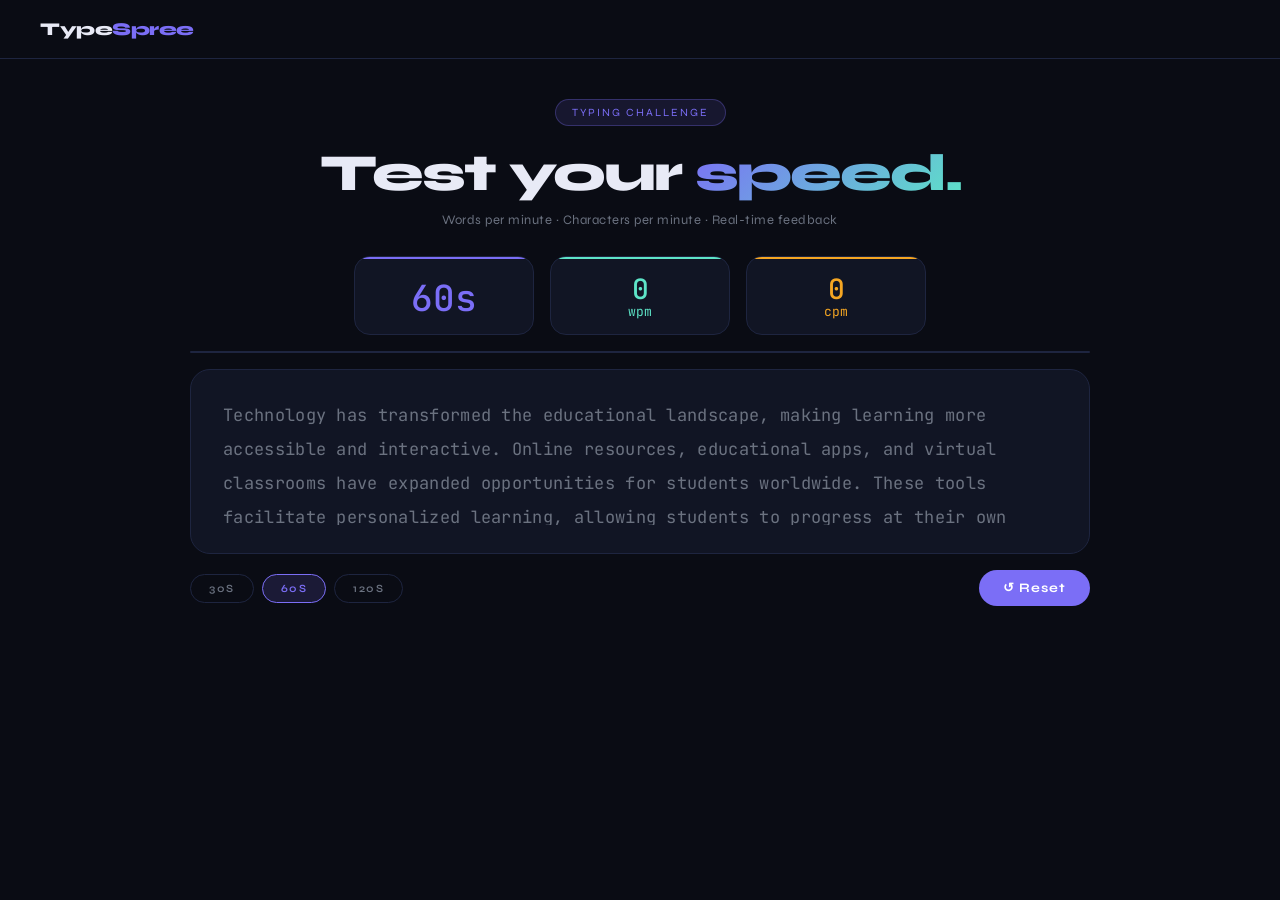
<file: index.html>
<!DOCTYPE html>
<html lang="en">
<head>
    <meta charset="UTF-8">
    <meta name="viewport" content="width=device-width, initial-scale=1.0">
    <link rel="stylesheet" href="style.css">
    <title>TypeSpree – Typing Speed Test</title>
</head>
<body>

    <nav>
        <p class="logo">Type<span>Spree</span></p>
        <!-- <ul class="nav-links">
            <li><a href="index.html" class="active nav-link">Home</a></li>
            <li><a href="techniques.html" class="nav-link">Techniques</a></li>
            <li><a href="benefits.html" class="nav-link">Benefits</a></li>
            <li><a href="feedback.html" class="nav-link">Feedback</a></li>
        </ul> -->
    </nav>

    <div class="outer">

           <div class="mainblock">

    <div class="badge">
        <span>Typing Challenge</span>
    </div>

    <h1>Test your <span class="accent">speed.</span></h1>
    <p class="subtitle">Words per minute · Characters per minute · Real-time feedback</p>

    <div class="timer">
        <div class="s stat-card">
            <span class="secs"><span id="time-value">60</span>s</span>
        </div>
        <div class="wds stat-card">
            <span class="words">0</span>
            <span class="wpm">wpm</span>
        </div>
        <div class="chrs stat-card">
            <span class="chars">0</span>
            <span class="cpm">cpm</span>
        </div>
    </div>

    <div class="progress-bar">
        <div class="progress-fill" id="progress-fill"></div>
    </div>

    <div class="testbox">
        <input type="text" class="textbox" autocomplete="off" autocorrect="off" autocapitalize="off" spellcheck="false">
        <span class="paragraph"></span>
    </div>

    <div class="controls">
        <div class="mode-pills">
            <button class="pill" data-time="30">30s</button>
            <button class="pill active-pill" data-time="60">60s</button>
            <button class="pill" data-time="120">120s</button>
        </div>
        <div class="restart">
            <button>↺ Reset</button>
        </div>
    </div>

    <!-- <p class="hint">Click the text area or start typing to begin</p> -->

</div>
    </div>

    <!-- Result Modal -->
   <div id="resultModal" class="modal hidden">
    <div class="modal-content">
        <button class="close">✕</button>
        <div class="modal-header">
            <span id="title">TypeSpree Results</span>
        </div>
        <div class="result-grid">
            <div class="result-item">
                <span class="result-val" id="wordspm">0</span>
                <span class="result-key">WPM</span>
            </div>
            <div class="result-item">
                <span class="result-val" id="charspm">0</span>
                <span class="result-key">CPM</span>
            </div>
            <div class="result-item">
                <span class="result-val" id="mistakesCount">0</span>
                <span class="result-key">Mistakes</span>
            </div>
            <div class="result-item">
                <span class="result-val" id="accuracy">0%</span>
                <span class="result-key">Accuracy</span>
            </div>
        </div>
        <p id="appreciation"></p>
        <button id="cl">Try Again</button>
    </div>
</div>

    <script src="JsFiles/paragraph.js"></script>
    <script src="JsFiles/script.js"></script>
</body>
</html>
</file>
<file: style.css>
@import url('https://fonts.googleapis.com/css2?family=Syne:wght@400;600;700;800&family=JetBrains+Mono:wght@400;500&display=swap');

*, *::before, *::after { margin: 0; padding: 0; box-sizing: border-box; }

:root {
    --bg:      #0a0c14;
    --surface: #111524;
    --surface2:#161b2e;
    --border:  #1e2540;
    --accent:  #7b6ef6;
    --teal:    #5de4c7;
    --amber:   #f5a623;
    --text:    #e8eaf6;
    --muted:   #6b7280;
    --correct: #5de4c7;
    --wrong:   #f05060;
}

body {
    margin: 0; padding: 0;
    min-height: 100vh;
    display: flex;
    flex-direction: column;
    background-color: var(--bg);
    font-family: 'Syne', sans-serif;
    color: var(--text);
}

/* ── Nav ── */
nav {
    display: flex;
    align-items: center;
    justify-content: space-between;
    padding: 18px 40px;
    border-bottom: 1px solid var(--border);
}
.logo {
    font-size: 18px;
    font-weight: 800;
    letter-spacing: -0.5px;
    color: var(--text);
}
.logo span { color: var(--accent); }

.nav-links {
    display: flex;
    gap: 32px;
    list-style: none;
}
.nav-links a {
    font-size: 13px;
    font-weight: 600;
    color: var(--muted);
    text-decoration: none;
    letter-spacing: 1.5px;
    text-transform: uppercase;
    transition: color 0.2s;
}
.nav-links a:hover  { color: var(--text); }
.nav-links a.active { color: var(--teal); }

/* ── Layout ── */
.outer {
    display: flex;
    justify-content: center;
    align-items: flex-start;
    flex: 1;
    padding: 40px 20px 60px;
}
.mainblock {
    display: flex;
    flex-direction: column;
    align-items: center;
    width: 100%;
    max-width: 900px;
}

/* ── Badge ── */
.badge { margin-bottom: 16px; }
.badge span {
    display: inline-flex;
    align-items: center;
    gap: 6px;
    background: rgba(123,110,246,0.12);
    border: 1px solid rgba(123,110,246,0.3);
    border-radius: 100px;
    padding: 6px 16px;
    font-size: 11px;
    letter-spacing: 2px;
    text-transform: uppercase;
    color: var(--accent);
}

/* ── Heading ── */
h1 {
    font-size: 52px;
    font-weight: 800;
    letter-spacing: -2px;
    color: var(--text);
    margin-bottom: 8px;
    text-align: center;
}
.accent {
    background: linear-gradient(135deg, #7b6ef6, #5de4c7);
    -webkit-background-clip: text;
    -webkit-text-fill-color: transparent;
    background-clip: text;
}
.subtitle {
    font-size: 13px;
    color: var(--muted);
    letter-spacing: 0.5px;
    margin-bottom: 28px;
    text-align: center;
}

/* ── Stat Cards ── */
.timer {
    display: flex;
    justify-content: center;
    gap: 16px;
    width: 100%;
    margin-bottom: 16px;
    padding: 0;
}
.s, .wds, .chrs {
    flex: 1;
    max-width: 180px;
    display: flex;
    flex-direction: column;
    align-items: center;
    justify-content: center;
    background: var(--surface);
    border: 1px solid var(--border);
    border-radius: 16px;
    padding: 18px 12px 14px;
    position: relative;
    overflow: hidden;
    height: auto;
}
.s::before, .wds::before, .chrs::before {
    content: '';
    position: absolute;
    top: 0; left: 0; right: 0;
    height: 2px;
}
.s::before   { background: var(--accent); }
.wds::before { background: var(--teal); }
.chrs::before{ background: var(--amber); }

.secs {
    font-family: 'JetBrains Mono', monospace;
    font-size: 36px;
    font-weight: 500;
    color: var(--accent);
    line-height: 1;
}
.words {
    font-family: 'JetBrains Mono', monospace;
    font-size: 28px;
    font-weight: 500;
    color: var(--teal);
    line-height: 1;
}
.chars {
    font-family: 'JetBrains Mono', monospace;
    font-size: 28px;
    font-weight: 500;
    color: var(--amber);
    line-height: 1;
}
.wpm { font-family: 'JetBrains Mono', monospace; font-size: 13px; color: var(--teal); }
.cpm { font-family: 'JetBrains Mono', monospace; font-size: 13px; color: var(--amber); }

/* ── Progress Bar ── */
.progress-bar {
    width: 100%;
    height: 2px;
    background: var(--border);
    border-radius: 1px;
    overflow: hidden;
    margin-bottom: 16px;
}
.progress-fill {
    height: 100%;
    width: 0%;
    background: linear-gradient(90deg, var(--accent), var(--teal));
    transition: width 0.3s ease;
}

/* ── Testbox ── */
.testbox {
    width: 100%;
    background: var(--surface);
    border: 1px solid var(--border);
    border-radius: 20px;
    padding: 28px 32px;
    position: relative;
    cursor: text;
    height: 185px;
    overflow: hidden;
    margin-bottom: 0;
}

.textbox {
    position: absolute;
    top: -9999px;
    left: -9999px;
    opacity: 0;
    width: 0;
    height: 0;
    z-index: -999;
    pointer-events: none;
}

.paragraph {
    font-family: 'JetBrains Mono', monospace;
    font-size: 17px;
    line-height: 2;
    letter-spacing: 0.3px;
    color: var(--muted);
    display: block;
    user-select: none;
    width: 100%;
    height: 100%;
    overflow-y: auto;
    overflow-x: hidden;
    white-space: normal;
    word-break: break-word;
    scrollbar-width: none;
    -ms-overflow-style: none;
}
.paragraph::-webkit-scrollbar { display: none; }

.paragraph .correct   { color: var(--correct); }
.paragraph .incorrect { color: var(--wrong); background: rgba(240,80,96,0.12); border-radius: 2px; }
.paragraph span.active {
    box-shadow: 0 2px 0 var(--accent);
    animation: blink 1s ease-in-out infinite;
}
@keyframes blink {
    0%, 100% { box-shadow: 0 2px 0 var(--accent); }
    50%       { box-shadow: none; }
}

/* ── Controls ── */
.controls {
    display: flex;
    align-items: center;
    justify-content: space-between;
    width: 100%;
    margin-top: 16px;
    margin-bottom: 12px;
}
.mode-pills { display: flex; gap: 8px; }
.pill {
    font-size: 11px;
    font-family: 'Syne', sans-serif;
    font-weight: 600;
    letter-spacing: 1.5px;
    text-transform: uppercase;
    padding: 7px 18px;
    border-radius: 100px;
    border: 1px solid var(--border);
    background: transparent;
    color: var(--muted);
    cursor: pointer;
    transition: all 0.15s;
}
.pill:hover, .pill.active-pill {
    background: rgba(123,110,246,0.15);
    border-color: var(--accent);
    color: var(--accent);
}

.restart button {
    display: flex;
    align-items: center;
    gap: 8px;
    padding: 10px 24px;
    background: var(--accent);
    border: none;
    border-radius: 100px;
    color: #fff;
    font-family: 'Syne', sans-serif;
    font-size: 13px;
    font-weight: 700;
    letter-spacing: 1px;
    cursor: pointer;
    transition: background 0.2s, transform 0.15s;
}
.restart button:hover  { background: #6a5de0; transform: translateY(-1px); }
.restart button:active { transform: scale(0.97); }

.hint {
    font-size: 12px;
    color: var(--muted);
    letter-spacing: 1px;
    text-align: center;
    margin-top: 4px;
}

/* ── Blur ── */
.blurred {
    filter: blur(4px);
    pointer-events: none;
    user-select: none;
}

/* ── Modal ── */
.modal {
    position: fixed;
    inset: 0;
    background: rgba(0,0,0,0.65);
    display: flex;
    justify-content: center;
    align-items: center;
    z-index: 1000;
    backdrop-filter: blur(6px);
}
.hidden { display: none; }

.modal-content {
    background: var(--surface2);
    border: 1px solid var(--border);
    border-radius: 24px;
    padding: 40px 36px 32px;
    width: 420px;
    display: flex;
    flex-direction: column;
    align-items: center;
    gap: 12px;
    position: relative;
}
.modal-content::before {
    content: '';
    position: absolute;
    top: 0; left: 0; right: 0;
    height: 2px;
    background: linear-gradient(90deg, var(--accent), var(--teal));
    border-radius: 24px 24px 0 0;
}

.modal-content .close {
    position: absolute;
    top: 16px; right: 20px;
    background: none;
    border: none;
    font-size: 18px;
    color: var(--muted);
    cursor: pointer;
    transition: color 0.2s;
    font-family: 'Syne', sans-serif;
}
.modal-content .close:hover { color: var(--text); }

#title {
    font-size: 22px;
    font-weight: 800;
    color: var(--text);
    letter-spacing: -0.5px;
}
.points {
    font-family: 'JetBrains Mono', monospace;
    font-size: 16px;
    color: var(--muted);
    padding: 2px 0;
}
#appreciation {
    font-size: 14px;
    color: var(--teal);
    text-align: center;
    padding: 0 12px;
    line-height: 1.6;
}
#cl {
    margin-top: 8px;
    padding: 12px 32px;
    background: var(--accent);
    border: none;
    border-radius: 100px;
    color: #fff;
    font-family: 'Syne', sans-serif;
    font-size: 14px;
    font-weight: 700;
    letter-spacing: 1px;
    cursor: pointer;
    transition: background 0.2s, transform 0.15s;
}
.modal-header {
    display: flex;
    flex-direction: column;
    align-items: center;
    gap: 4px;
    margin-bottom: 4px;
}
.modal-icon { font-size: 32px; }

.result-grid {
    display: grid;
    grid-template-columns: 1fr 1fr;
    gap: 12px;
    width: 100%;
    margin: 8px 0;
}
.result-item {
    background: var(--surface);
    border: 1px solid var(--border);
    border-radius: 14px;
    padding: 16px 12px;
    display: flex;
    flex-direction: column;
    align-items: center;
    gap: 4px;
}
.result-val {
    font-family: 'JetBrains Mono', monospace;
    font-size: 28px;
    font-weight: 500;
}
.result-item:nth-child(1) .result-val { color: var(--accent); }
.result-item:nth-child(2) .result-val { color: var(--teal); }
.result-item:nth-child(3) .result-val { color: var(--wrong); }
.result-item:nth-child(4) .result-val { color: var(--amber); }
.result-key {
    font-size: 10px;
    letter-spacing: 2px;
    text-transform: uppercase;
    color: var(--muted);
}
#cl:hover  { background: #6a5de0; transform: translateY(-1px); }
#cl:active { transform: scale(0.97); }
</file>
